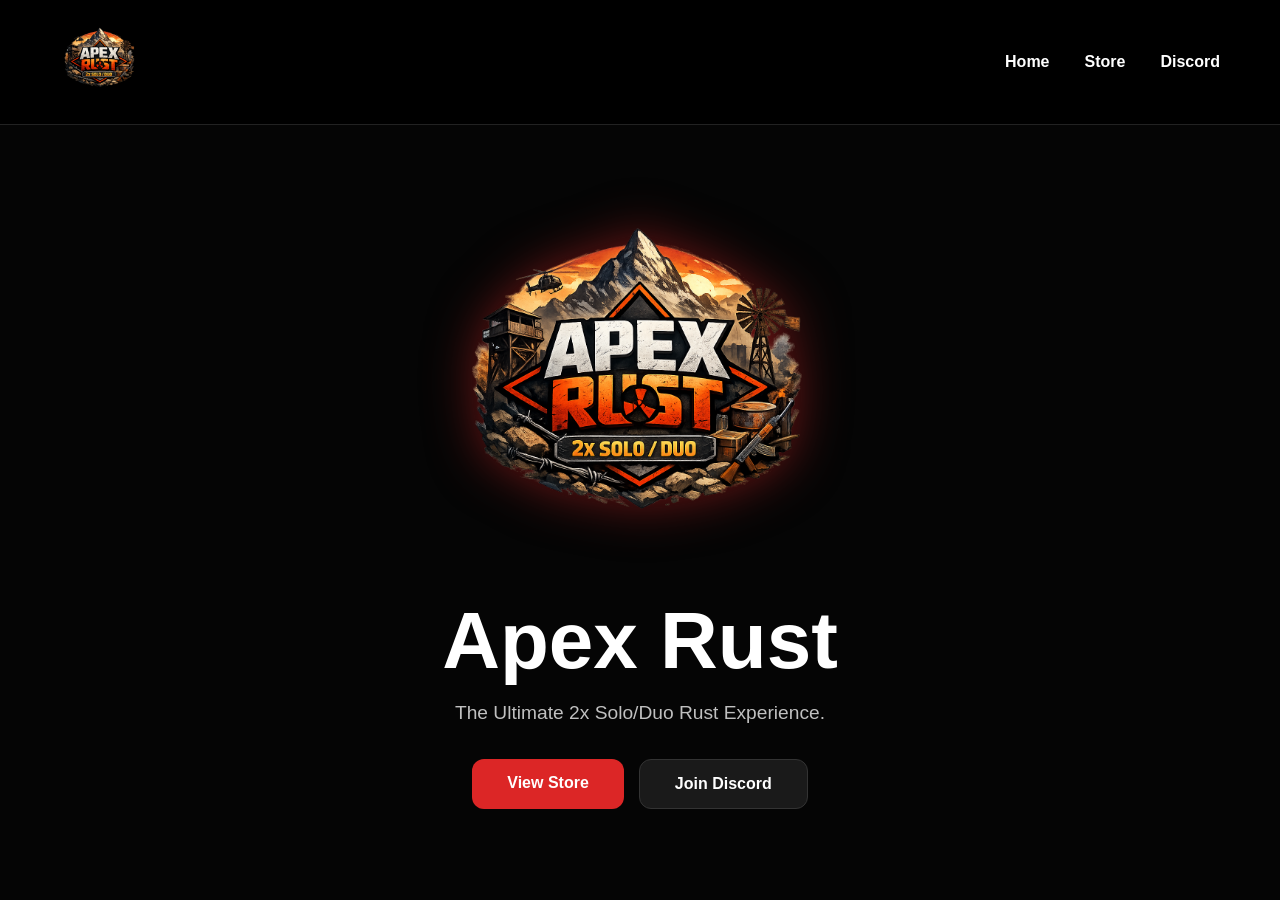
<file: index.html>
<!DOCTYPE html>
<html lang="en">
<head>
    <meta charset="UTF-8">
    <meta name="viewport" content="width=device-width, initial-scale=1.0">
    <title>Apex Rust</title>
    <link rel="stylesheet" href="style.css">
</head>
<body>

    <nav class="navbar">
        <a href="index.html">
            <img src="images/logo.png" alt="Apex Rust" class="nav-logo">
        </a>

        <div class="nav-links">
            <a href="index.html">Home</a>
            <a href="store.html">Store</a>
            <a href="https://discord.gg/apexrust" target="_blank">Discord</a>
        </div>
    </nav>

    <section class="hero">
        <div class="hero-content">

            <img src="images/logo.png" alt="Apex Rust" class="logo">

            <h1>Apex Rust</h1>

            <p>The Ultimate 2x Solo/Duo Rust Experience.</p>

            <div class="hero-buttons">
                <a href="store.html" class="btn">View Store</a>

                <a href="https://discord.gg/apexrust" target="_blank" class="btn secondary-btn">
                    Join Discord
                </a>
            </div>

        </div>
    </section>

</body>
</html>
</file>
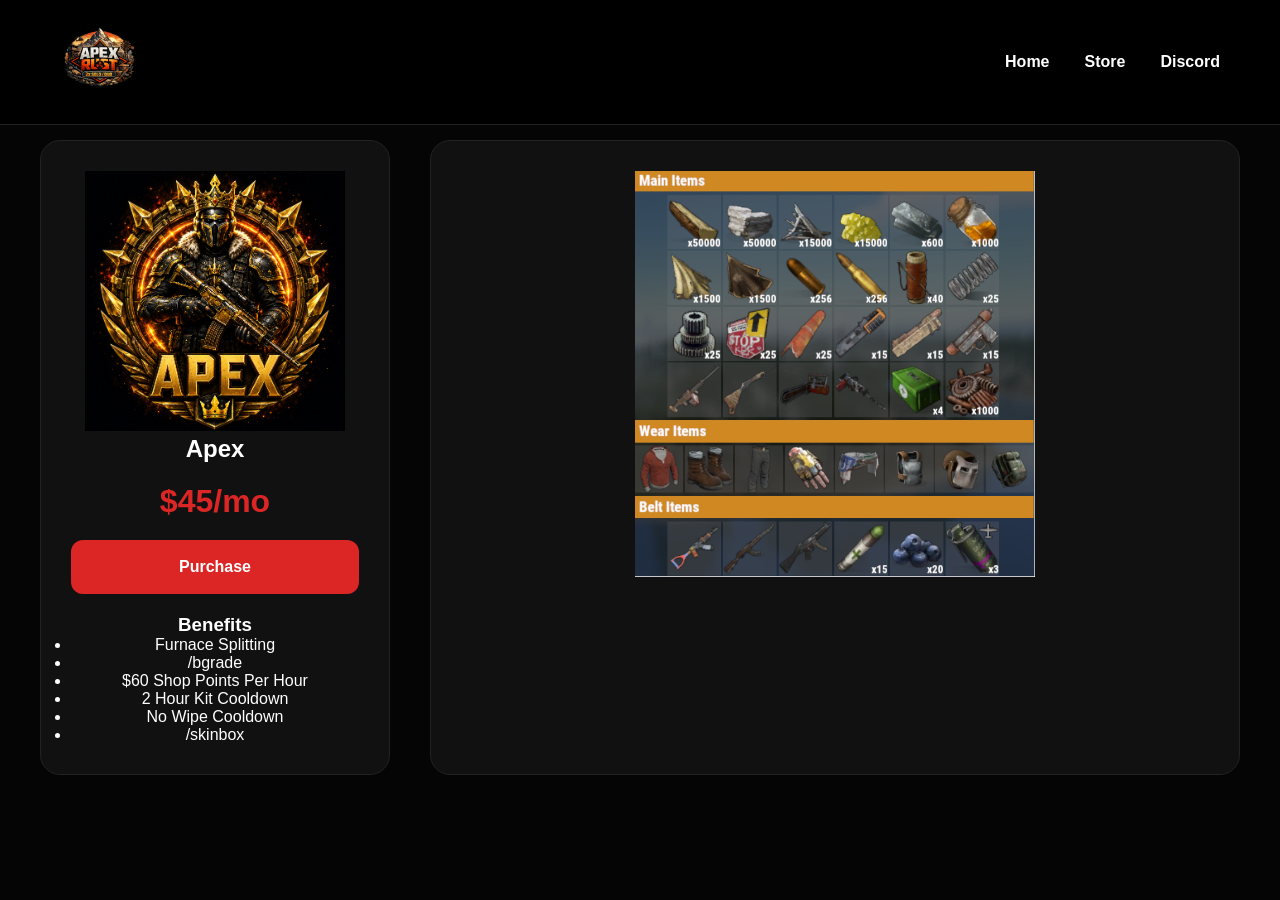
<file: apex-monthly.html>
<!DOCTYPE html>

<html lang="en">
<head>
    <meta charset="UTF-8">
    <meta name="viewport" content="width=device-width, initial-scale=1.0">
    <title>Apex Kit - Apex Rust</title>
    <link rel="stylesheet" href="style.css">
</head>
<body>


<nav class="navbar">
    <a href="index.html">
        <img src="images/logo.png" alt="Apex Rust" class="nav-logo">
    </a>

    <div class="nav-links">
        <a href="index.html">Home</a>
        <a href="store.html">Store</a>
        <a href="#">Discord</a>
    </div>
</nav>

<section class="kit-page">

    <div class="kit-sidebar">

        <img src="images/apex-rank.png" alt="Apex Rank">

        <h1>Apex</h1>

        <div class="kit-price">$45/mo</div>

        <a href="https://apex-rust-store.tebex.io/package/7508136"
   target="_blank"
   class="purchase-btn">
   Purchase
</a>

        <div class="sidebar-benefits">

            <h3>Benefits</h3>

            <ul>
                <li>Furnace Splitting</li>
                <li>/bgrade</li>
                <li>$60 Shop Points Per Hour</li>
                <li>2 Hour Kit Cooldown</li>
                <li>No Wipe Cooldown</li>
                <li>/skinbox</li>
            </ul>

        </div>

    </div>

    <div class="kit-content">
        <img src="images/apex-items1.png" alt="Apex Kit" class="kit-preview">
    </div>

</section>


</body>
</html>
</file>
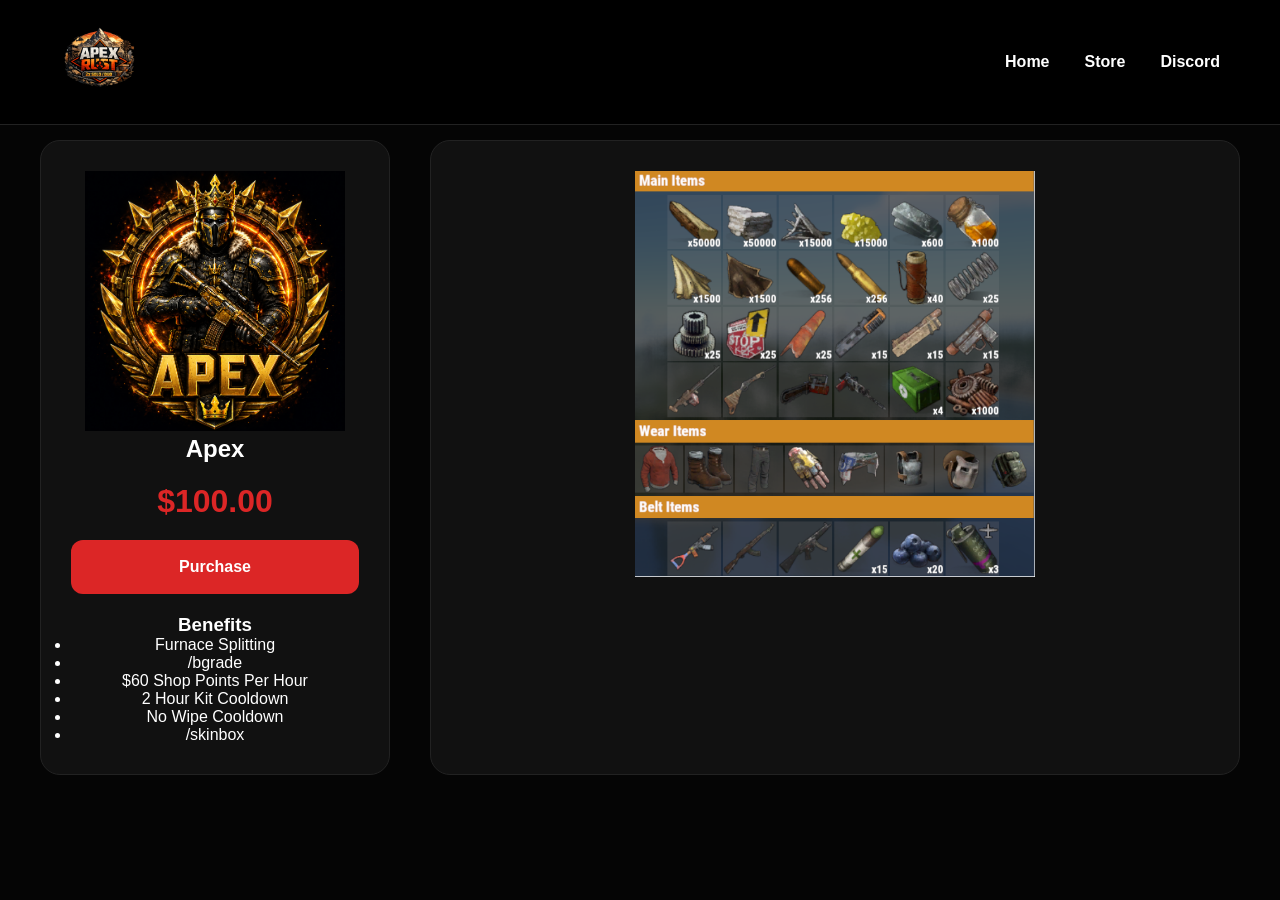
<file: apex.html>
<!DOCTYPE html>

<html lang="en">
<head>
    <meta charset="UTF-8">
    <meta name="viewport" content="width=device-width, initial-scale=1.0">
    <title>Apex Kit - Apex Rust</title>
    <link rel="stylesheet" href="style.css">
</head>
<body>


<nav class="navbar">
    <a href="index.html">
        <img src="images/logo.png" alt="Apex Rust" class="nav-logo">
    </a>

    <div class="nav-links">
        <a href="index.html">Home</a>
        <a href="store.html">Store</a>
        <a href="#">Discord</a>
    </div>
</nav>

<section class="kit-page">

    <div class="kit-sidebar">

        <img src="images/apex-rank.png" alt="Apex Rank">

        <h1>Apex</h1>

        <div class="kit-price">$100.00</div>

        <a href="https://apex-rust-store.tebex.io/package/7504549"
   target="_blank"
   class="purchase-btn">
   Purchase
</a>

        <div class="sidebar-benefits">

            <h3>Benefits</h3>

            <ul>
                <li>Furnace Splitting</li>
                <li>/bgrade</li>
                <li>$60 Shop Points Per Hour</li>
                <li>2 Hour Kit Cooldown</li>
                <li>No Wipe Cooldown</li>
                <li>/skinbox</li>
            </ul>

        </div>

    </div>

    <div class="kit-content">
        <img src="images/apex-items1.png" alt="Apex Kit" class="kit-preview">
    </div>

</section>


</body>
</html>
</file>
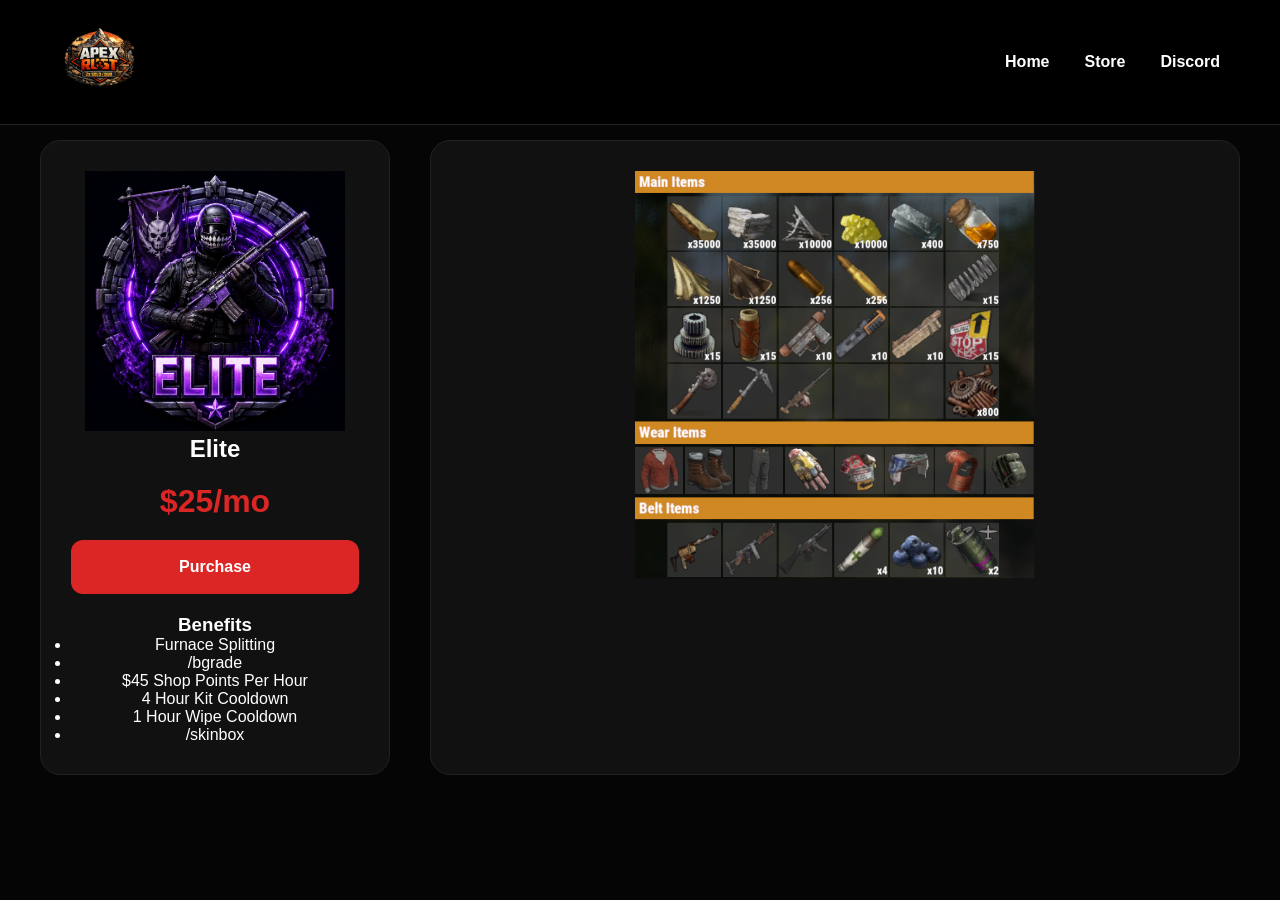
<file: elite-monthly.html>
<!DOCTYPE html>

<html lang="en">
<head>
    <meta charset="UTF-8">
    <meta name="viewport" content="width=device-width, initial-scale=1.0">
    <title>Elite Kit - Apex Rust</title>
    <link rel="stylesheet" href="style.css">
</head>
<body>


<nav class="navbar">
    <a href="index.html">
        <img src="images/logo.png" alt="Apex Rust" class="nav-logo">
    </a>

    <div class="nav-links">
        <a href="index.html">Home</a>
        <a href="store.html">Store</a>
        <a href="#">Discord</a>
    </div>
</nav>

<section class="kit-page">

    <div class="kit-sidebar">

        <img src="images/elite-rank.png" alt="Elite Rank">

        <h1>Elite</h1>

        <div class="kit-price">$25/mo</div>

        <a href="https://apex-rust-store.tebex.io/package/7508134"
   target="_blank"
   class="purchase-btn">
   Purchase
</a>

        <div class="sidebar-benefits">

            <h3>Benefits</h3>

            <ul>
                <li>Furnace Splitting</li>
                <li>/bgrade</li>
                <li>$45 Shop Points Per Hour</li>
                <li>4 Hour Kit Cooldown</li>
                <li>1 Hour Wipe Cooldown</li>
                <li>/skinbox</li>
            </ul>

        </div>

    </div>

    <div class="kit-content">
        <img src="images/elite-items1.png" alt="Elite Kit" class="kit-preview">
    </div>

</section>


</body>
</html>
</file>
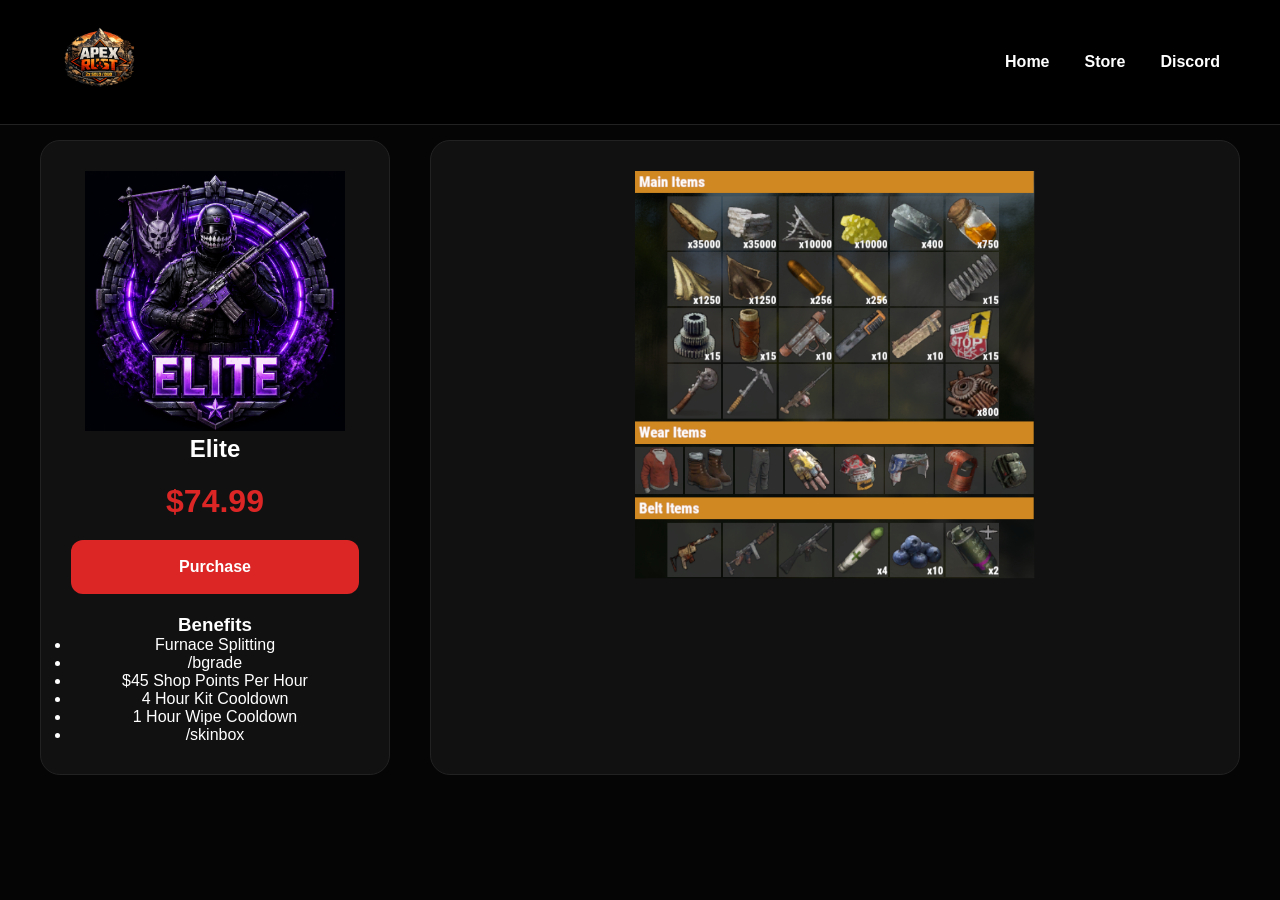
<file: elite.html>
<!DOCTYPE html>

<html lang="en">
<head>
    <meta charset="UTF-8">
    <meta name="viewport" content="width=device-width, initial-scale=1.0">
    <title>Elite Kit - Apex Rust</title>
    <link rel="stylesheet" href="style.css">
</head>
<body>


<nav class="navbar">
    <a href="index.html">
        <img src="images/logo.png" alt="Apex Rust" class="nav-logo">
    </a>

    <div class="nav-links">
        <a href="index.html">Home</a>
        <a href="store.html">Store</a>
        <a href="#">Discord</a>
    </div>
</nav>

<section class="kit-page">

    <div class="kit-sidebar">

        <img src="images/elite-rank.png" alt="Elite Rank">

        <h1>Elite</h1>

        <div class="kit-price">$74.99</div>

        <a href="https://apex-rust-store.tebex.io/package/7504546"
   target="_blank"
   class="purchase-btn">
   Purchase
</a>

        <div class="sidebar-benefits">

            <h3>Benefits</h3>

            <ul>
                <li>Furnace Splitting</li>
                <li>/bgrade</li>
                <li>$45 Shop Points Per Hour</li>
                <li>4 Hour Kit Cooldown</li>
                <li>1 Hour Wipe Cooldown</li>
                <li>/skinbox</li>
            </ul>

        </div>

    </div>

    <div class="kit-content">
        <img src="images/elite-items1.png" alt="Elite Kit" class="kit-preview">
    </div>

</section>


</body>
</html>
</file>
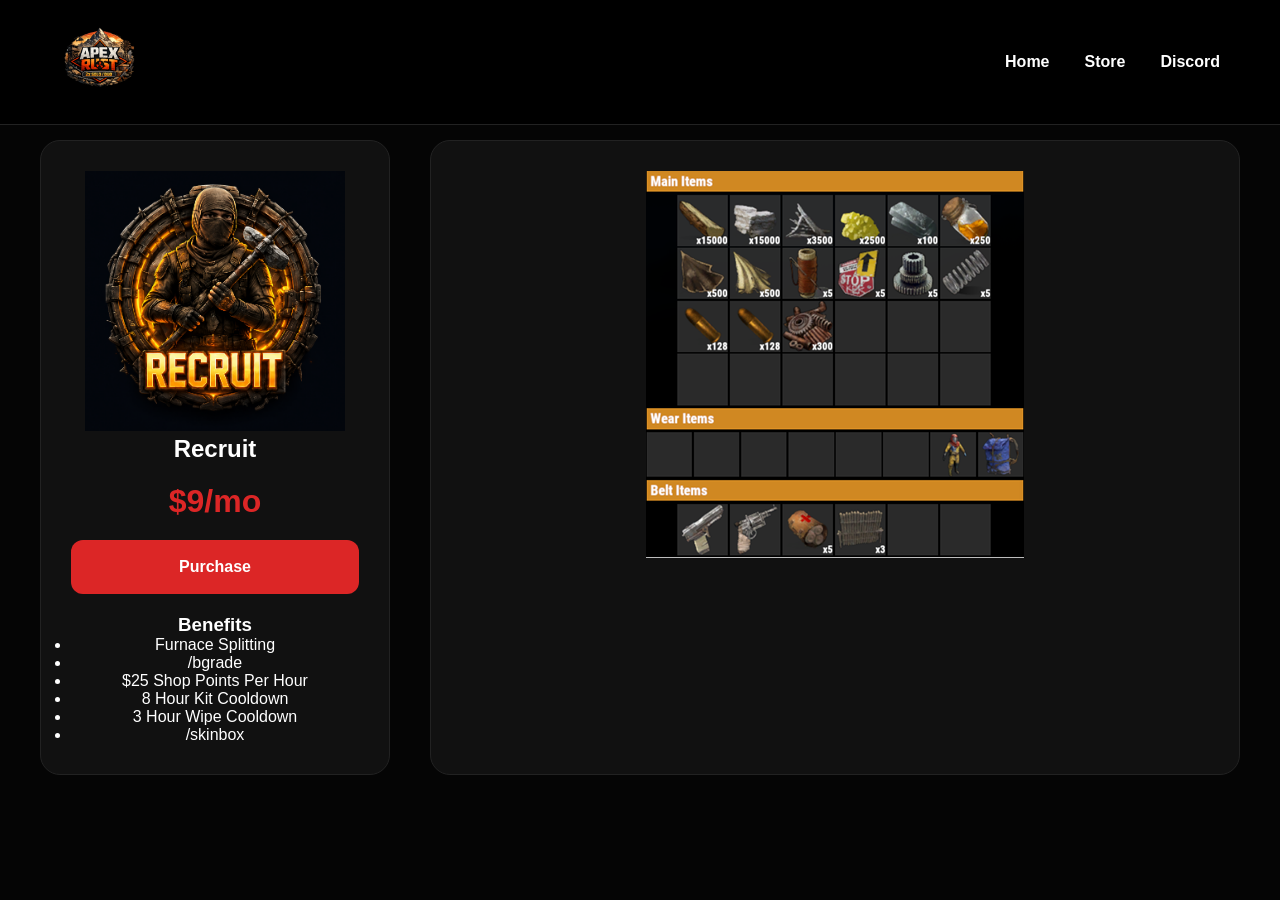
<file: recruit-monthly.html>
<!DOCTYPE html>

<html lang="en">
<head>
    <meta charset="UTF-8">
    <meta name="viewport" content="width=device-width, initial-scale=1.0">
    <title>Recruit Kit - Apex Rust</title>
    <link rel="stylesheet" href="style.css">
</head>
<body>


<nav class="navbar">
    <a href="index.html">
        <img src="images/logo.png" alt="Apex Rust" class="nav-logo">
    </a>

    <div class="nav-links">
        <a href="index.html">Home</a>
        <a href="store.html">Store</a>
        <a href="#">Discord</a>
    </div>
</nav>

<section class="kit-page">

    <div class="kit-sidebar">

        <img src="images/recruit-rank.png" alt="Recruit Rank">

        <h1>Recruit</h1>

        <div class="kit-price">$9/mo</div>

        <a href="https://apex-rust-store.tebex.io/package/7508131" target="_blank" class="purchase-btn">
    Purchase
</a>

        <div class="sidebar-benefits">

            <h3>Benefits</h3>

            <ul>
                <li>Furnace Splitting</li>
                <li>/bgrade</li>
                <li>$25 Shop Points Per Hour</li>
                <li>8 Hour Kit Cooldown</li>
                <li>3 Hour Wipe Cooldown</li>
                <li>/skinbox</li>
            </ul>

        </div>

    </div>

    <div class="kit-content">
        <img src="images/recruit-items1.png" alt="Recruit Kit" class="kit-preview">
    </div>

</section>


</body>
</html>
</file>
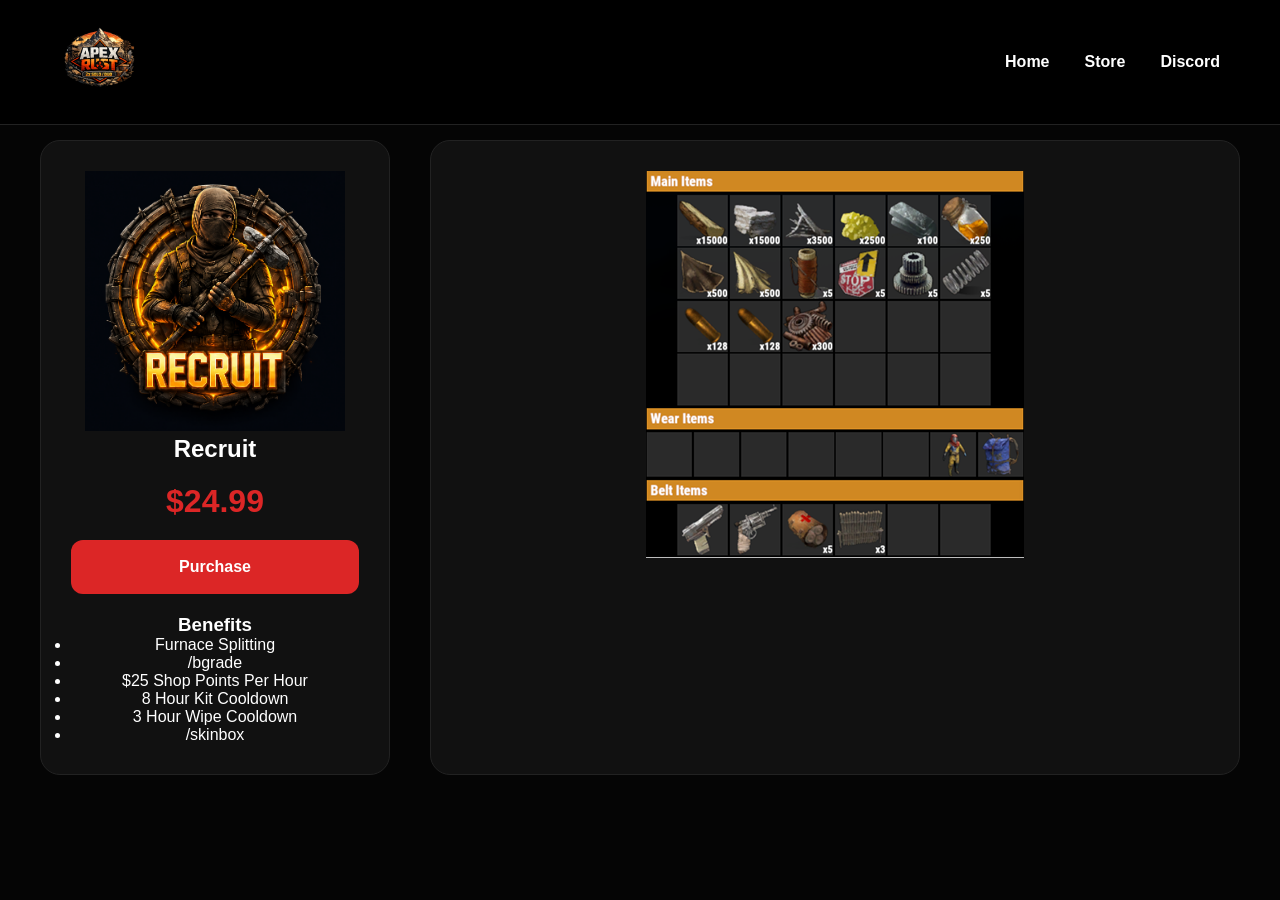
<file: recruit.html>
<!DOCTYPE html>

<html lang="en">
<head>
    <meta charset="UTF-8">
    <meta name="viewport" content="width=device-width, initial-scale=1.0">
    <title>Recruit Kit - Apex Rust</title>
    <link rel="stylesheet" href="style.css">
</head>
<body>


<nav class="navbar">
    <a href="index.html">
        <img src="images/logo.png" alt="Apex Rust" class="nav-logo">
    </a>

    <div class="nav-links">
        <a href="index.html">Home</a>
        <a href="store.html">Store</a>
        <a href="#">Discord</a>
    </div>
</nav>

<section class="kit-page">

    <div class="kit-sidebar">

        <img src="images/recruit-rank.png" alt="Recruit Rank">

        <h1>Recruit</h1>

        <div class="kit-price">$24.99</div>

        <a href="https://apex-rust-store.tebex.io/package/7504542"
   target="_blank"
   class="purchase-btn">
   Purchase
</a>

        <div class="sidebar-benefits">

            <h3>Benefits</h3>

            <ul>
                <li>Furnace Splitting</li>
                <li>/bgrade</li>
                <li>$25 Shop Points Per Hour</li>
                <li>8 Hour Kit Cooldown</li>
                <li>3 Hour Wipe Cooldown</li>
                <li>/skinbox</li>
            </ul>

        </div>

    </div>

    <div class="kit-content">
        <img src="images/recruit-items1.png" alt="Recruit Kit" class="kit-preview">
    </div>

</section>


</body>
</html>
</file>
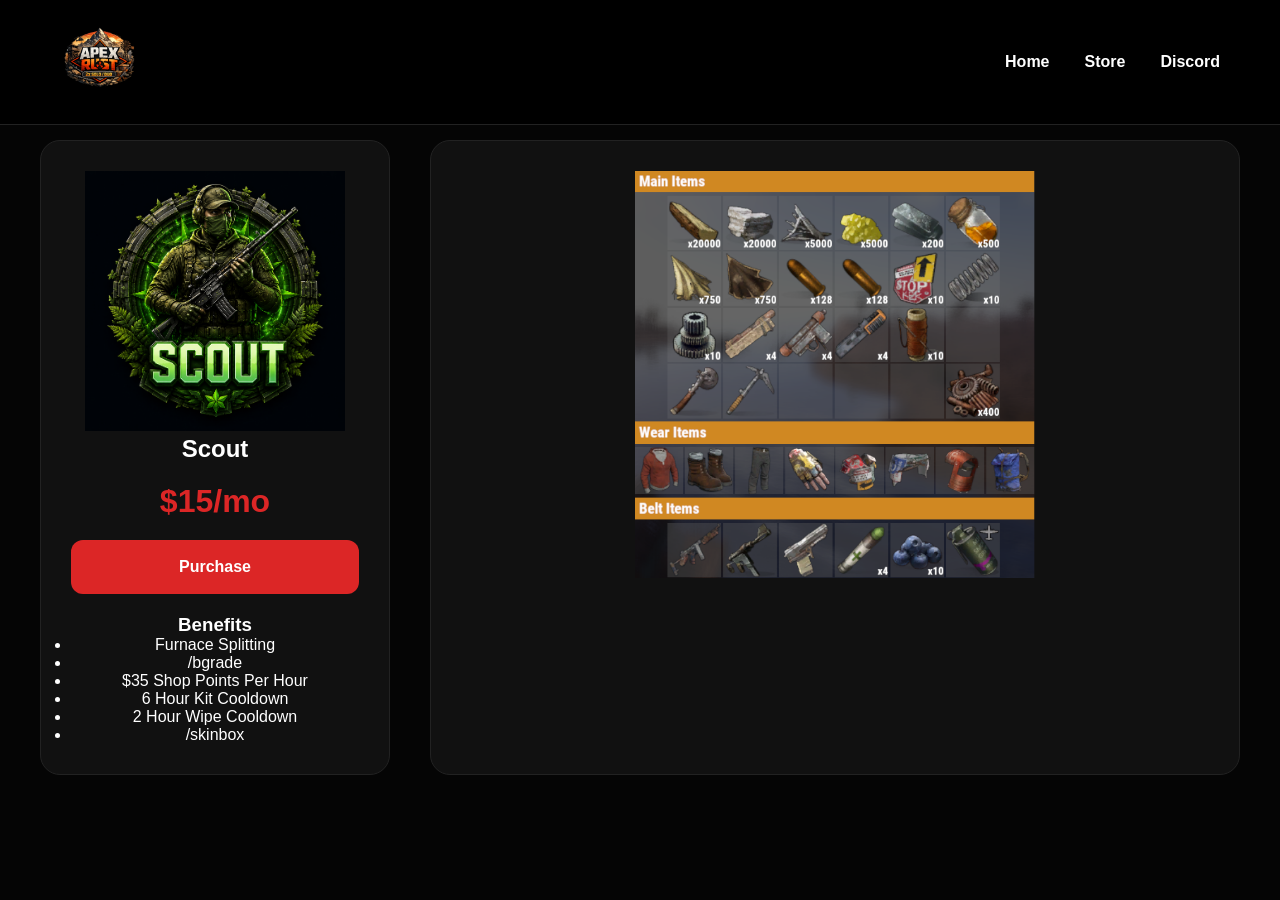
<file: scout-monthly.html>
<!DOCTYPE html>

<html lang="en">
<head>
    <meta charset="UTF-8">
    <meta name="viewport" content="width=device-width, initial-scale=1.0">
    <title>Scout Kit - Apex Rust</title>
    <link rel="stylesheet" href="style.css">
</head>
<body>


<nav class="navbar">
    <a href="index.html">
        <img src="images/logo.png" alt="Apex Rust" class="nav-logo">
    </a>

    <div class="nav-links">
        <a href="index.html">Home</a>
        <a href="store.html">Store</a>
        <a href="#">Discord</a>
    </div>
</nav>

<section class="kit-page">

    <div class="kit-sidebar">

        <img src="images/scout-rank.png" alt="Scout Rank">

        <h1>Scout</h1>

        <div class="kit-price">$15/mo</div>

        <a href="https://apex-rust-store.tebex.io/package/7508133"
   target="_blank"
   class="purchase-btn">
   Purchase
</a>

        <div class="sidebar-benefits">

            <h3>Benefits</h3>

            <ul>
                <li>Furnace Splitting</li>
                <li>/bgrade</li>
                <li>$35 Shop Points Per Hour</li>
                <li>6 Hour Kit Cooldown</li>
                <li>2 Hour Wipe Cooldown</li>
                <li>/skinbox</li>
            </ul>

        </div>

    </div>

    <div class="kit-content">
        <img src="images/scout-items1.png" alt="Scout Kit" class="kit-preview">
    </div>

</section>


</body>
</html>
</file>
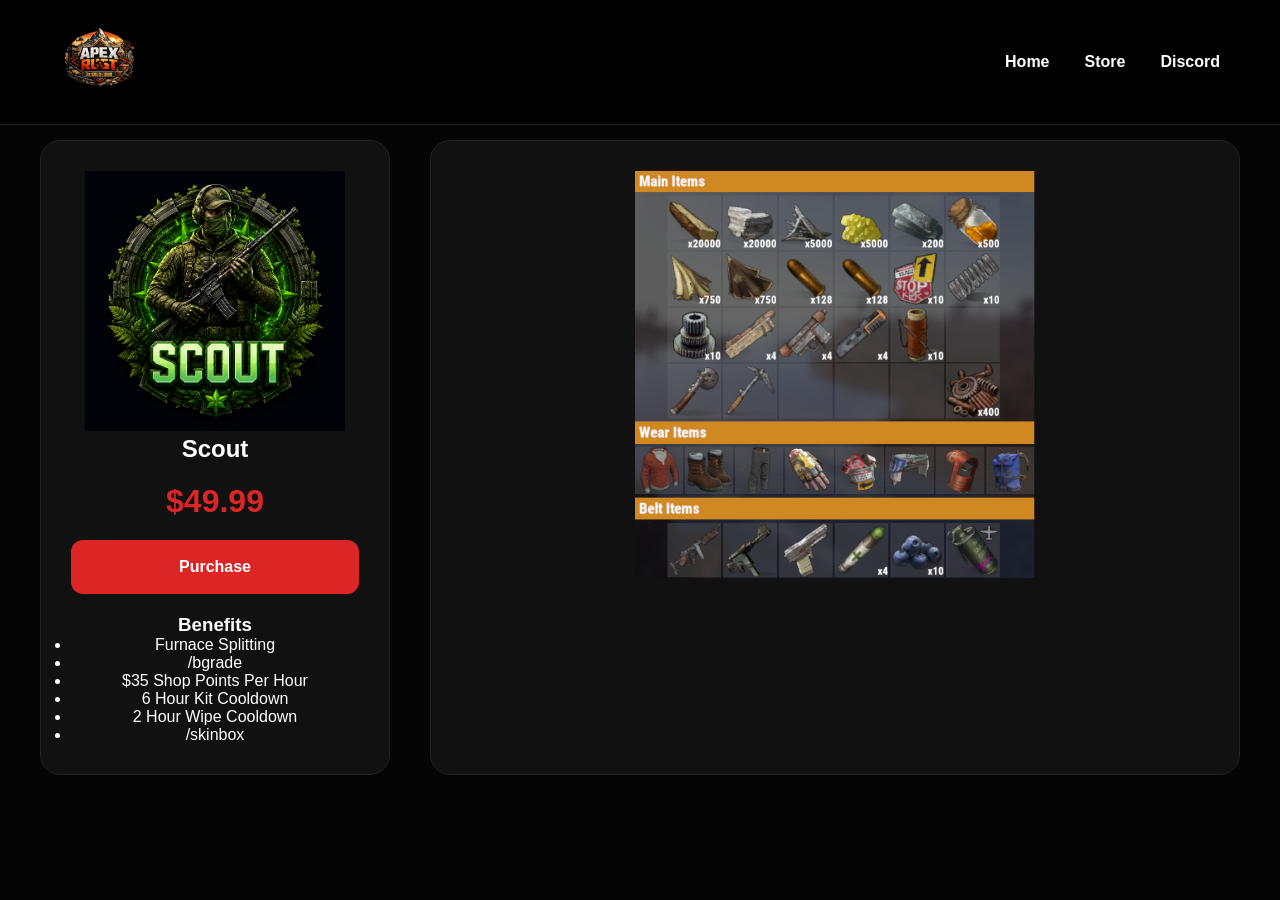
<file: scout.html>
<!DOCTYPE html>

<html lang="en">
<head>
    <meta charset="UTF-8">
    <meta name="viewport" content="width=device-width, initial-scale=1.0">
    <title>Scout Kit - Apex Rust</title>
    <link rel="stylesheet" href="style.css">
</head>
<body>


<nav class="navbar">
    <a href="index.html">
        <img src="images/logo.png" alt="Apex Rust" class="nav-logo">
    </a>

    <div class="nav-links">
        <a href="index.html">Home</a>
        <a href="store.html">Store</a>
        <a href="#">Discord</a>
    </div>
</nav>

<section class="kit-page">

    <div class="kit-sidebar">

        <img src="images/scout-rank.png" alt="Scout Rank">

        <h1>Scout</h1>

        <div class="kit-price">$49.99</div>

        <a href="https://apex-rust-store.tebex.io/package/7504545"
   target="_blank"
   class="purchase-btn">
   Purchase
</a>

        <div class="sidebar-benefits">

            <h3>Benefits</h3>

            <ul>
                <li>Furnace Splitting</li>
                <li>/bgrade</li>
                <li>$35 Shop Points Per Hour</li>
                <li>6 Hour Kit Cooldown</li>
                <li>2 Hour Wipe Cooldown</li>
                <li>/skinbox</li>
            </ul>

        </div>

    </div>

    <div class="kit-content">
        <img src="images/scout-items1.png" alt="Scout Kit" class="kit-preview">
    </div>

</section>


</body>
</html>
</file>
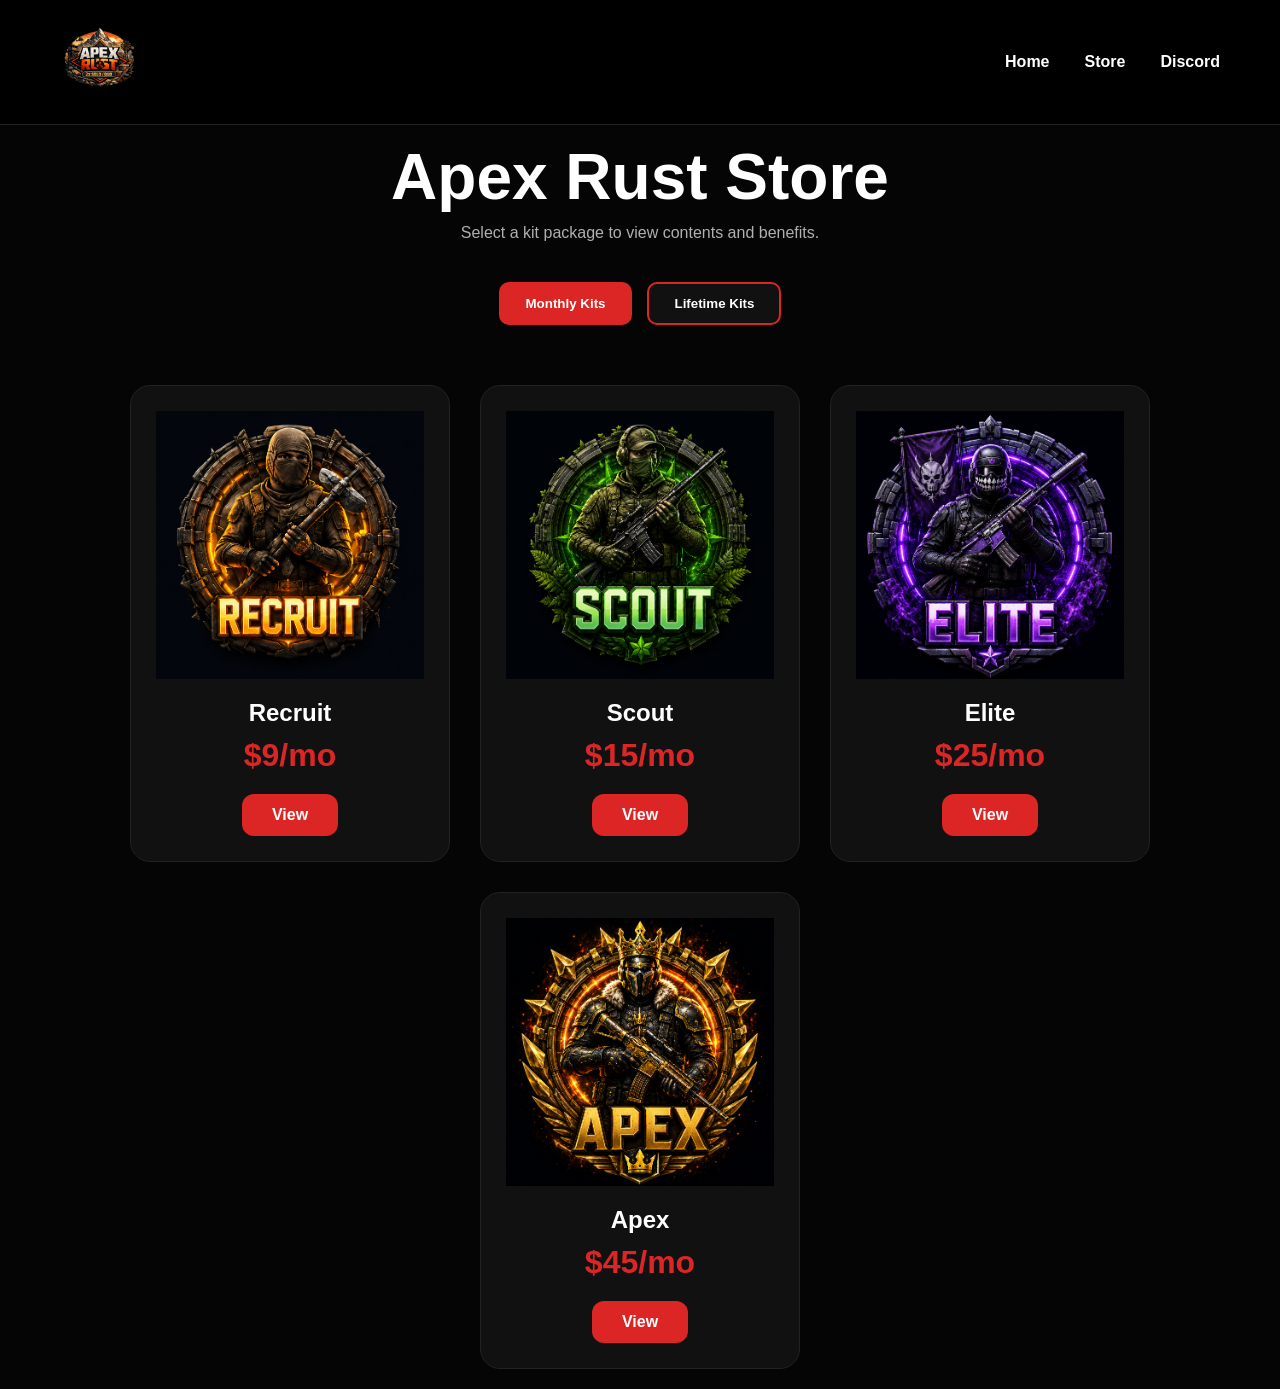
<file: store.html>
<!DOCTYPE html>
<html lang="en">
<head>
    <meta charset="UTF-8">
    <meta name="viewport" content="width=device-width, initial-scale=1.0">
    <title>Apex Rust Store</title>
    <link rel="stylesheet" href="style.css">
</head>
<body>

<nav class="navbar">
    <a href="index.html">
        <img src="images/logo.png" alt="Apex Rust" class="nav-logo">
    </a>

    <div class="nav-links">
        <a href="index.html">Home</a>
        <a href="store.html">Store</a>
        <a href="https://discord.gg/apexrust" target="_blank">Discord</a>
    </div>
</nav>

<section class="store-header">
    <h1>Apex Rust Store</h1>
    <p>Select a kit package to view contents and benefits.</p>
</section>

<div class="store-tabs">
    <button class="tab-btn active" onclick="showTab('monthly')">Monthly Kits</button>
    <button class="tab-btn" onclick="showTab('lifetime')">Lifetime Kits</button>
</div>

<!-- MONTHLY -->

<section id="monthly" class="store-grid">

    <div class="store-card">
        <img src="images/recruit-rank.png" alt="Recruit">
        <h2>Recruit</h2>
        <div class="price">$9/mo</div>
     <a href="recruit-monthly.html" class="view-btn">View</a>
    </div>

    <div class="store-card">
        <img src="images/scout-rank.png" alt="Scout">
        <h2>Scout</h2>
        <div class="price">$15/mo</div>
      <a href="scout-monthly.html" class="view-btn">View</a>
    </div>

    <div class="store-card">
        <img src="images/elite-rank.png" alt="Elite">
        <h2>Elite</h2>
        <div class="price">$25/mo</div>
       <a href="elite-monthly.html" class="view-btn">View</a>

    </div>

    <div class="store-card">
        <img src="images/apex-rank.png" alt="Apex">
        <h2>Apex</h2>
        <div class="price">$45/mo</div>
     <a href="apex-monthly.html" class="view-btn">View</a>
    </div>

</section>

<!-- LIFETIME -->

<section id="lifetime" class="store-grid" style="display:none;">

    <div class="store-card">
        <img src="images/recruit-rank.png" alt="Recruit">
        <h2>Recruit</h2>
        <div class="price">$24.99</div>
        <a href="recruit.html" class="view-btn">View</a>
    </div>

    <div class="store-card">
        <img src="images/scout-rank.png" alt="Scout">
        <h2>Scout</h2>
        <div class="price">$49.99</div>
        <a href="scout.html" class="view-btn">View</a>
    </div>

    <div class="store-card">
        <img src="images/elite-rank.png" alt="Elite">
        <h2>Elite</h2>
        <div class="price">$74.99</div>
        <a href="elite.html" class="view-btn">View</a>
    </div>

    <div class="store-card">
        <img src="images/apex-rank.png" alt="Apex">
        <h2>Apex</h2>
        <div class="price">$100.00</div>
        <a href="apex.html" class="view-btn">View</a>
    </div>

</section>

<script>
function showTab(tab) {

    document.getElementById('monthly').style.display = 'none';
    document.getElementById('lifetime').style.display = 'none';

    document.getElementById(tab).style.display = 'flex';

    document.querySelectorAll('.tab-btn').forEach(btn => {
        btn.classList.remove('active');
    });

    event.target.classList.add('active');
}
</script>

</body>
</html>
</file>
<file: style.css>
*{
    margin:0;
    padding:0;
    box-sizing:border-box;
}

body{
    background:#050505;
    color:#ffffff;
    font-family:Arial, Helvetica, sans-serif;
}

/* NAVBAR */

.navbar{
    position:fixed;
    top:0;
    left:0;
    width:100%;
    padding:20px 60px;
    display:flex;
    justify-content:space-between;
    align-items:center;
    background:rgba(0,0,0,0.85);
    backdrop-filter:blur(12px);
    border-bottom:1px solid #222;
    z-index:1000;
}

.nav-logo{
    width:80px;
}

.nav-links{
    display:flex;
    gap:35px;
}

.nav-links a{
    color:white;
    text-decoration:none;
    font-weight:600;
    transition:.3s;
}

.nav-links a:hover{
    color:#dc2626;
}

/* HOME PAGE */

.hero{
    min-height:100vh;
    display:flex;
    justify-content:center;
    align-items:center;
    text-align:center;
    padding:120px 20px 20px;
}

.hero-content{
    display:flex;
    flex-direction:column;
    align-items:center;
}

.logo{
    width:420px;
    max-width:90%;
    margin-bottom:25px;
    filter:drop-shadow(0 0 25px rgba(220,38,38,.5));
}

.hero h1{
    font-size:5rem;
    margin-bottom:15px;
}

.hero p{
    font-size:1.2rem;
    color:#c0c0c0;
    margin-bottom:35px;
}

.hero-buttons{
    display:flex;
    gap:15px;
}

.btn{
    background:#dc2626;
    color:white;
    text-decoration:none;
    padding:15px 35px;
    border-radius:12px;
    font-weight:bold;
    transition:.3s;
}

.btn:hover{
    background:#ef4444;
    transform:translateY(-3px);
}

.secondary-btn{
    background:#1a1a1a;
    border:1px solid #333;
}

.secondary-btn:hover{
    background:#242424;
}

/* STORE */

.store-header{
    padding-top:140px;
    text-align:center;
    margin-bottom:40px;
}

.store-header h1{
    font-size:4rem;
    margin-bottom:10px;
}

.store-header p{
    color:#b0b0b0;
}

/* TABS */

.store-tabs{
    display:flex;
    justify-content:center;
    gap:15px;
    margin-bottom:40px;
}

.tab-btn{
    background:#111;
    border:2px solid #dc2626;
    color:white;
    padding:12px 25px;
    border-radius:10px;
    cursor:pointer;
    font-weight:bold;
    transition:.3s;
}

.tab-btn:hover{
    background:#dc2626;
}

.tab-btn.active{
    background:#dc2626;
}

/* STORE GRID */

.store-grid{
    display:flex;
    justify-content:center;
    gap:30px;
    flex-wrap:wrap;
    max-width:1600px;
    margin:0 auto;
    padding:20px;
}

.store-card{
    width:320px;
    background:#111111;
    border:1px solid #222;
    border-radius:20px;
    padding:25px;
    text-align:center;
    transition:.3s;
}

.store-card:hover{
    transform:translateY(-8px);
    border-color:#dc2626;
    box-shadow:0 0 25px rgba(220,38,38,.4);
}

.store-card img{
    width:100%;
    max-width:280px;
    display:block;
    margin:0 auto;
}

.store-card h2{
    margin:20px 0 10px;
}

.price{
    color:#dc2626;
    font-size:2rem;
    font-weight:bold;
    margin-bottom:20px;
}

.view-btn{
    display:inline-block;
    background:#dc2626;
    color:white;
    text-decoration:none;
    padding:12px 30px;
    border-radius:12px;
    font-weight:bold;
    transition:.3s;
}

.view-btn:hover{
    background:#ef4444;
}

/* KIT PAGES */

.kit-page{
    max-width:1400px;
    margin:140px auto 50px;
    display:grid;
    grid-template-columns:350px 1fr;
    gap:40px;
    padding:0 40px;
}

.kit-sidebar{
    background:#111111;
    border:1px solid #222;
    border-radius:20px;
    padding:30px;
    text-align:center;
}

.kit-sidebar img{
    width:100%;
    max-width:260px;
}

.kit-price{
    font-size:2rem;
    color:#dc2626;
    font-weight:bold;
    margin:20px 0;
}

.purchase-btn{
    display:block;
    width:100%;
    padding:18px;
    border:none;
    border-radius:12px;
    background:#dc2626;
    color:white;
    font-weight:bold;
    cursor:pointer;

    text-align:center;
    text-decoration:none;
    box-sizing:border-box;
    margin:20px 0;
}

.purchase-btn:hover{
    background:#ef4444;
}

.kit-content{
    background:#111111;
    border:1px solid #222;
    border-radius:20px;
    padding:30px;
}

.kit-preview{
    width:auto;
    max-width:400px;
    display:block;
    margin:auto;
}

.kit-perks{
    max-width:1400px;
    margin:0 auto 80px;
    background:#111111;
    border:1px solid #222;
    border-radius:20px;
    padding:40px;
}

/* MOBILE */

@media(max-width:900px){

    .hero h1{
        font-size:3rem;
    }

    .logo{
        width:280px;
    }

    .kit-page{
        grid-template-columns:1fr;
    }

    .navbar{
        padding:15px 20px;
    }

    .nav-links{
        gap:15px;
    }
}
</file>
